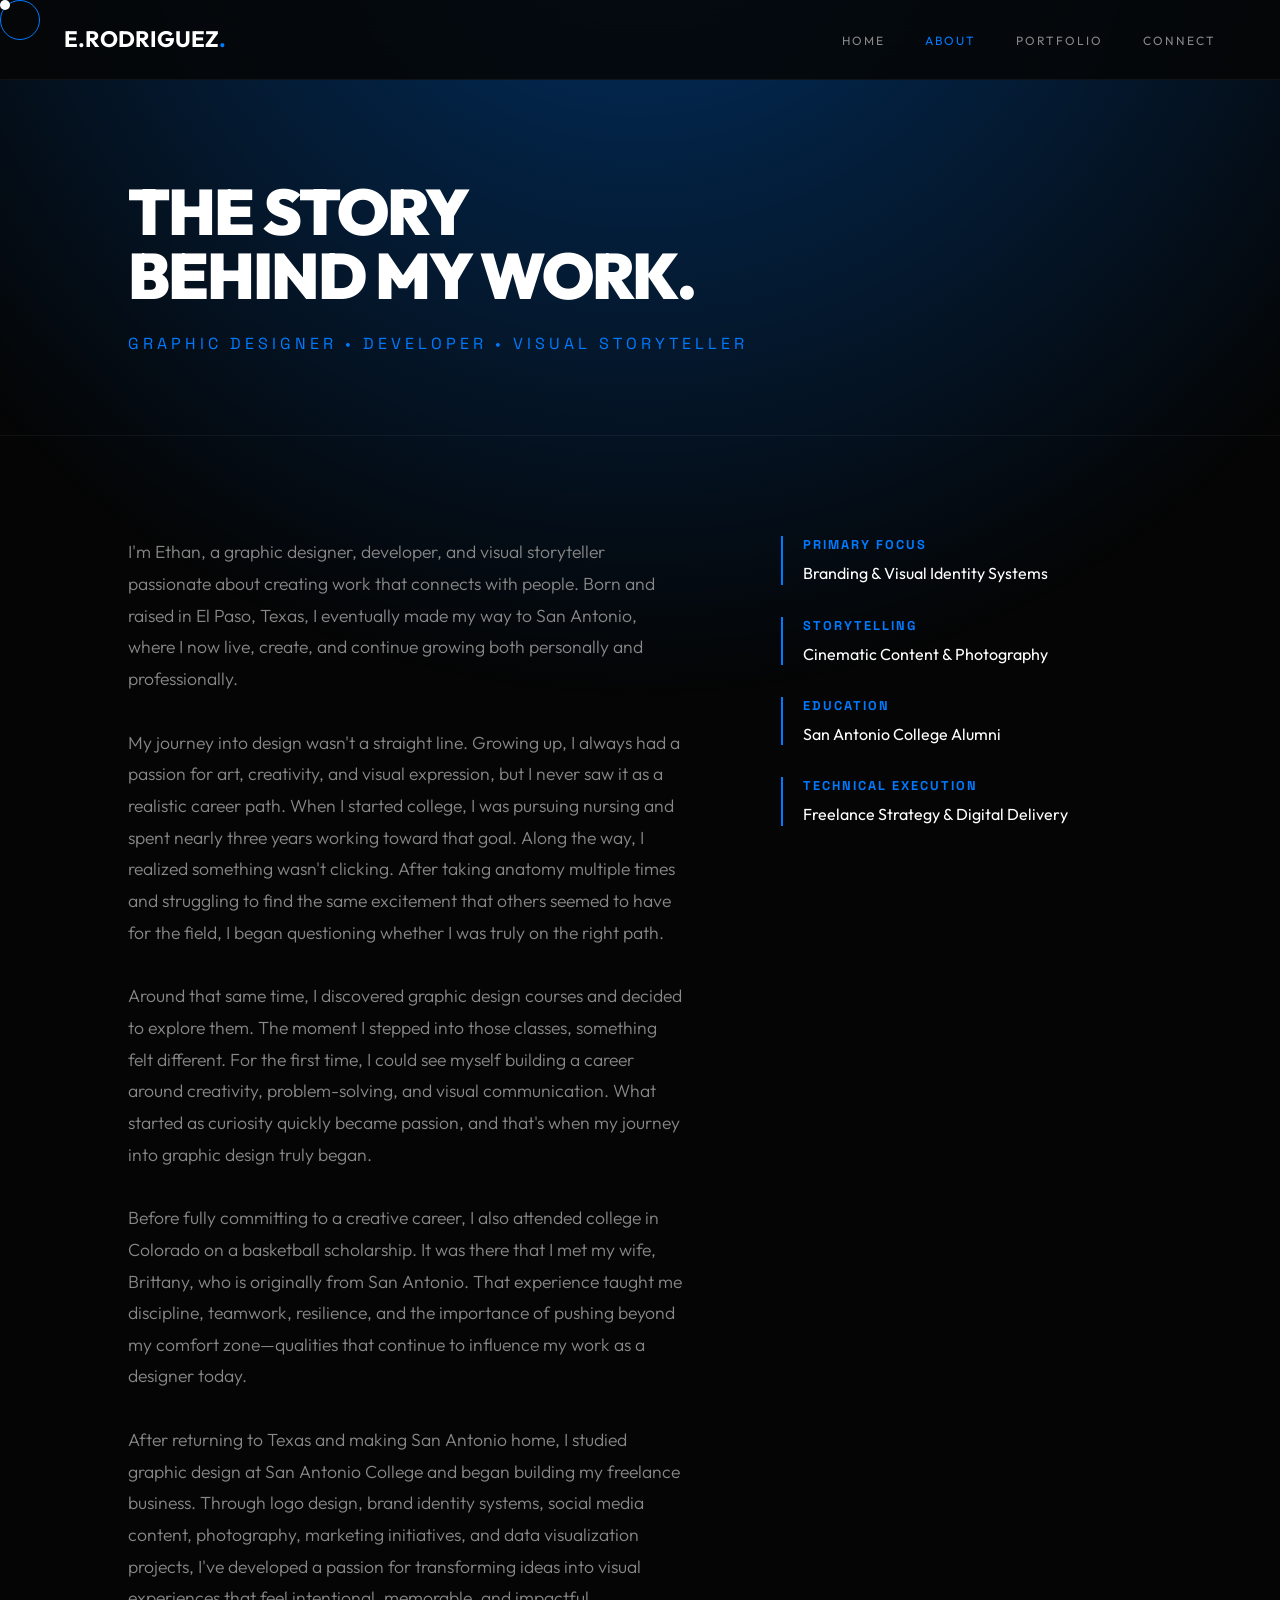
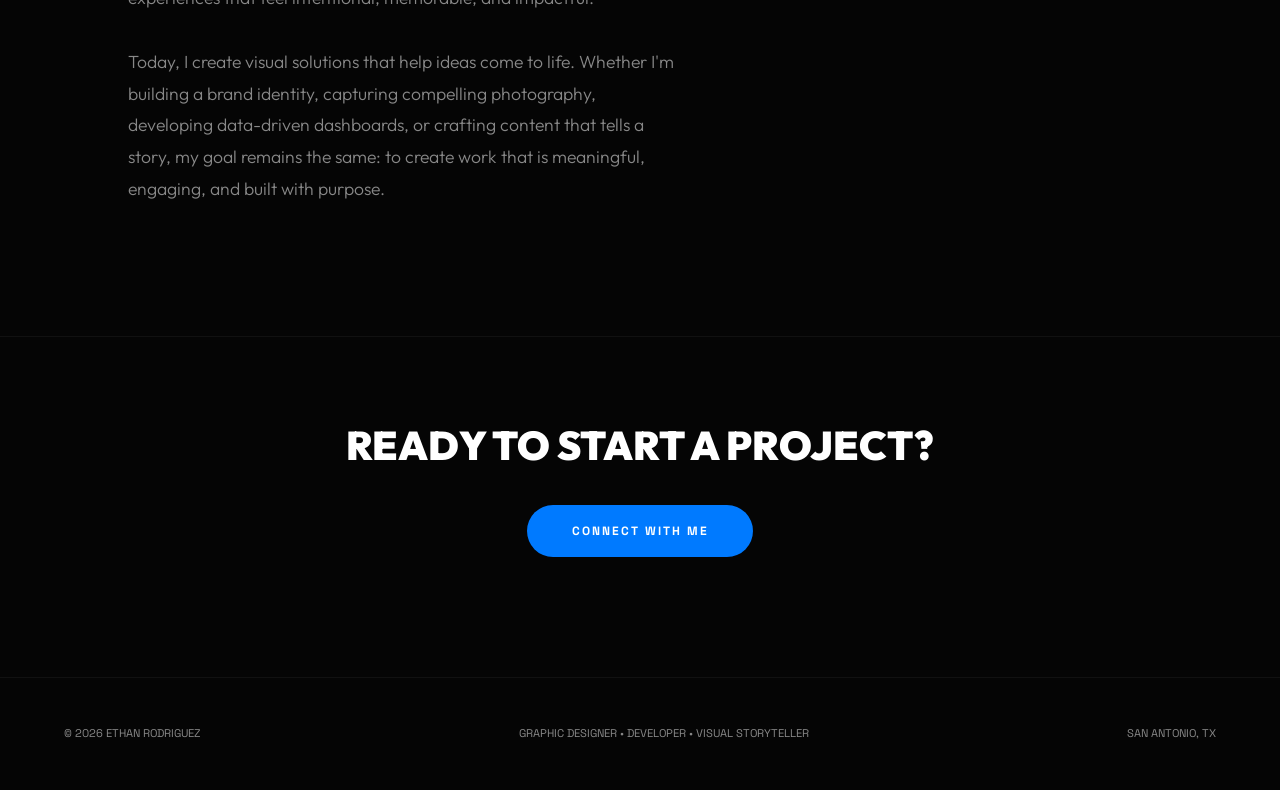
<file: about.html>
<!DOCTYPE html>
<html lang="en">
<head>
    <meta charset="UTF-8">
    <meta name="viewport" content="width=device-width, initial-scale=1.0">
    <title>About | Ethan Rodriguez</title>
    
    <!-- Premium Fonts -->
    <link rel="preconnect" href="https://fonts.googleapis.com">
    <link rel="preconnect" href="https://fonts.gstatic.com" crossorigin>
    <link href="https://fonts.googleapis.com/css2?family=Outfit:wght@300;500;700;900&family=Space+Grotesk:wght@300;500;700&display=swap" rel="stylesheet">

    <style>
        :root {
            --bg: #050505;
            --surface: #0f0f0f;
            --accent: #007AFF; 
            --accent-glow: rgba(0, 122, 255, 0.4);
            --text-main: #FFFFFF;
            --text-muted: #888888;
            --font-head: 'Outfit', sans-serif;
            --font-mono: 'Space Grotesk', sans-serif;
            --transition: all 0.6s cubic-bezier(0.23, 1, 0.32, 1);
        }

        * { margin: 0; padding: 0; box-sizing: border-box; cursor: none; }
        body { background-color: var(--bg); color: var(--text-main); font-family: var(--font-head); overflow-x: hidden; line-height: 1.4; }

        /* --- SYSTEM ELEMENTS --- */
        .ambient-glow { position: fixed; top: 0; left: 0; width: 100%; height: 100%; background: radial-gradient(circle at 50% -20%, var(--accent-glow), transparent 70%); pointer-events: none; z-index: -1; }
        #cursor { position: fixed; width: 10px; height: 10px; background: #fff; border-radius: 50%; pointer-events: none; z-index: 10001; transition: transform 0.1s; }
        #cursor-follower { position: fixed; width: 40px; height: 40px; border: 1px solid var(--accent); border-radius: 50%; pointer-events: none; z-index: 10000; transition: transform 0.2s ease-out; }

        /* --- NAVIGATION --- */
        .nav { position: fixed; top: 0; width: 100%; padding: 1.5rem 5%; display: flex; justify-content: space-between; align-items: center; background: rgba(5, 5, 5, 0.85); backdrop-filter: blur(20px); border-bottom: 1px solid rgba(255, 255, 255, 0.05); z-index: 1000; }
        .nav-logo { font-weight: 700; font-size: 1.4rem; color: white; text-decoration: none; }
        .nav-logo span { color: var(--accent); }
        .nav-links { display: flex; gap: 2.5rem; list-style: none; }
        .nav-links a { text-decoration: none; color: var(--text-muted); font-size: 0.75rem; text-transform: uppercase; letter-spacing: 2px; transition: var(--transition); }
        .nav-links a:hover, .nav-links a.active { color: var(--accent); }

        /* --- HEADER --- */
        .about-header { padding: 180px 10% 80px; border-bottom: 1px solid rgba(255,255,255,0.05); }
        .about-title { font-size: clamp(2.5rem, 5vw, 4.5rem); font-weight: 900; text-transform: uppercase; line-height: 1; letter-spacing: -2px; margin-bottom: 1.5rem; }
        .about-subtitle { font-family: var(--font-mono); color: var(--accent); letter-spacing: 4px; text-transform: uppercase; font-size: 1rem; }

        /* --- CONTENT GRID --- */
        .about-content { padding: 100px 10%; display: grid; grid-template-columns: 1.2fr 0.8fr; gap: 6rem; }
        .story p { font-size: 1.1rem; color: var(--text-muted); line-height: 1.8; margin-bottom: 2rem; font-weight: 300; max-width: 850px; }

        /* --- SIDEBAR --- */
        .skills-grid { display: grid; grid-template-columns: 1fr; gap: 2rem; position: sticky; top: 120px; }
        .skill-item { border-left: 2px solid var(--accent); padding-left: 20px; }
        .skill-item h4 { font-family: var(--font-mono); font-size: 0.8rem; text-transform: uppercase; color: var(--accent); margin-bottom: 8px; letter-spacing: 2px; }
        .skill-item p { font-size: 1rem; color: white; line-height: 1.4; }

        /* --- CTA --- */
        .cta { padding: 80px 10% 120px; text-align: center; border-top: 1px solid rgba(255,255,255,0.05); }
        .cta h2 { font-size: 2.5rem; text-transform: uppercase; margin-bottom: 2rem; font-weight: 900; }
        .btn { padding: 1.1rem 2.8rem; font-family: var(--font-mono); font-size: 0.75rem; text-transform: uppercase; letter-spacing: 2px; text-decoration: none; border-radius: 100px; transition: var(--transition); font-weight: 700; display: inline-block; background: var(--accent); color: white; }
        .btn:hover { transform: translateY(-5px); box-shadow: 0 15px 30px var(--accent-glow); }

        /* --- FOOTER --- */
        
        .footer {
            padding: 3rem 5%;
            border-top: 1px solid rgba(255,255,255,0.05);
            display: flex;
            justify-content: space-between;
            align-items: center;
            font-family: var(--font-mono);
            font-size: 0.7rem;
            color: var(--text-muted);
            text-transform: uppercase;
            flex-wrap: wrap;
            gap: 1rem;
        }
  @media (max-width: 767px) {

    .about-header {
        padding: 140px 8% 60px;
    }

    .about-title {
        font-size: 2.8rem;
    }

    .about-subtitle {
        font-size: 0.8rem;
        letter-spacing: 2px;
    }

    .about-content {
        grid-template-columns: 1fr;
        gap: 3rem;
        padding: 60px 8%;
    }

    .skills-grid {
        position: static;
    }

    .story p {
        font-size: 1rem;
        line-height: 1.8;
    }

    .footer {
        flex-direction: column;
        align-items: flex-start;
        gap: 12px;
        font-size: 0.65rem;
    }
}
    </style>
    <link rel="stylesheet" href="nav.css">
</head>
<body>

    <div id="nav-placeholder"></div>
    <div class="ambient-glow"></div>
    <div id="cursor"></div>
    <div id="cursor-follower"></div>


<header class="about-header">
    <h1 class="about-title">
        THE STORY<br>BEHIND MY WORK.
    </h1>

    <span class="about-subtitle">
        Graphic Designer • Developer • Visual Storyteller
    </span>
</header>

    <main class="about-content">
        <!-- REVISED BIOGRAPHY SECTION -->
        <article class="story">
            <p>
                I'm Ethan, a graphic designer, developer, and visual storyteller passionate about creating work that connects with people. Born and raised in El Paso, Texas, I eventually made my way to San Antonio, where I now live, create, and continue growing both personally and professionally.
            </p>
            <p>
                My journey into design wasn't a straight line. Growing up, I always had a passion for art, creativity, and visual expression, but I never saw it as a realistic career path. When I started college, I was pursuing nursing and spent nearly three years working toward that goal. Along the way, I realized something wasn't clicking. After taking anatomy multiple times and struggling to find the same excitement that others seemed to have for the field, I began questioning whether I was truly on the right path.
            </p>
            <p>
                Around that same time, I discovered graphic design courses and decided to explore them. The moment I stepped into those classes, something felt different. For the first time, I could see myself building a career around creativity, problem-solving, and visual communication. What started as curiosity quickly became passion, and that's when my journey into graphic design truly began.
            </p>
            <p>
                Before fully committing to a creative career, I also attended college in Colorado on a basketball scholarship. It was there that I met my wife, Brittany, who is originally from San Antonio. That experience taught me discipline, teamwork, resilience, and the importance of pushing beyond my comfort zone—qualities that continue to influence my work as a designer today.
            </p>
            <p>
                After returning to Texas and making San Antonio home, I studied graphic design at San Antonio College and began building my freelance business. Through logo design, brand identity systems, social media content, photography, marketing initiatives, and data visualization projects, I've developed a passion for transforming ideas into visual experiences that feel intentional, memorable, and impactful.
            </p>
            <p>
                Today, I create visual solutions that help ideas come to life. Whether I'm building a brand identity, capturing compelling photography, developing data-driven dashboards, or crafting content that tells a story, my goal remains the same: to create work that is meaningful, engaging, and built with purpose.
            </p>
        </article>

        <aside class="skills-sidebar">
            <div class="skills-grid">
                <div class="skill-item">
                    <h4>Primary Focus</h4>
                    <p>Branding & Visual Identity Systems</p>
                </div>
                <div class="skill-item">
                    <h4>Storytelling</h4>
                    <p>Cinematic Content & Photography</p>
                </div>
                <div class="skill-item">
                    <h4>Education</h4>
                    <p>San Antonio College Alumni</p>
                </div>
                <div class="skill-item">
                    <h4>Technical Execution</h4>
                    <p>Freelance Strategy & Digital Delivery</p>
                </div>
            </div>
        </aside>
    </main>

    <section class="cta">
        <h2>Ready to start a project?</h2>
        <a href="contact.html" class="btn">Connect with me</a>
    </section>

    <footer class="footer">
    <div>© 2026 Ethan Rodriguez</div>
    <div>Graphic Designer • Developer • Visual Storyteller</div>
    <div>San Antonio, TX</div>
</footer>

    <script>
        const cursor = document.getElementById('cursor');
        const follower = document.getElementById('cursor-follower');
        document.addEventListener('mousemove', (e) => {
            cursor.style.transform = `translate(${e.clientX}px, ${e.clientY}px)`;
            follower.style.transform = `translate(${e.clientX - 20}px, ${e.clientY - 20}px)`;
        });
    </script>
    <script src="nav.js"></script>
</body>
</html>
</file>
<file: nav.css>
/* nav.css - Navigation Design System */
.nav { 
    position: fixed; top: 0; width: 100%; padding: 1.5rem 5%; 
    display: flex; justify-content: space-between; align-items: center; 
    background: rgba(5, 5, 5, 0.85); backdrop-filter: blur(20px); 
    border-bottom: 1px solid rgba(255, 255, 255, 0.05); z-index: 2000; 
}
.nav-logo { font-weight: 700; font-size: 1.4rem; color: white; text-decoration: none; z-index: 2100; }
.nav-logo span { color: var(--accent); }

.nav-links { display: flex; gap: 2.5rem; list-style: none; }
.nav-links a { 
    text-decoration: none; color: var(--text-muted); font-size: 0.75rem; 
    text-transform: uppercase; letter-spacing: 2px; transition: var(--transition); 
}
.nav-links a:hover, .nav-links a.active { color: var(--accent); }

/* Mobile UI */
.menu-btn { display: none; flex-direction: column; gap: 6px; background: none; border: none; z-index: 2100; }
.menu-btn span { display: block; width: 25px; height: 2px; background: #fff; transition: var(--transition); }

.mobile-nav {
    position: fixed; top: 0; right: -100%; width: 100%; height: 100vh;
    background: var(--bg); display: flex; flex-direction: column;
    justify-content: center; align-items: center; gap: 2.5rem;
    transition: var(--transition); z-index: 2050;
}
.mobile-nav.active { right: 0; }
.mobile-nav a { text-decoration: none; color: #fff; font-size: 2rem; font-weight: 700; text-transform: uppercase; letter-spacing: 4px; }

@media (max-width: 767px) {
    .nav-links { display: none; }
    .menu-btn { display: flex; }
    .menu-btn.active span:nth-child(1) { transform: translateY(8px) rotate(45deg); }
    .menu-btn.active span:nth-child(2) { opacity: 0; }
    .menu-btn.active span:nth-child(3) { transform: translateY(-8px) rotate(-45deg); }
    body.no-scroll { overflow: hidden; }
}
</file>
